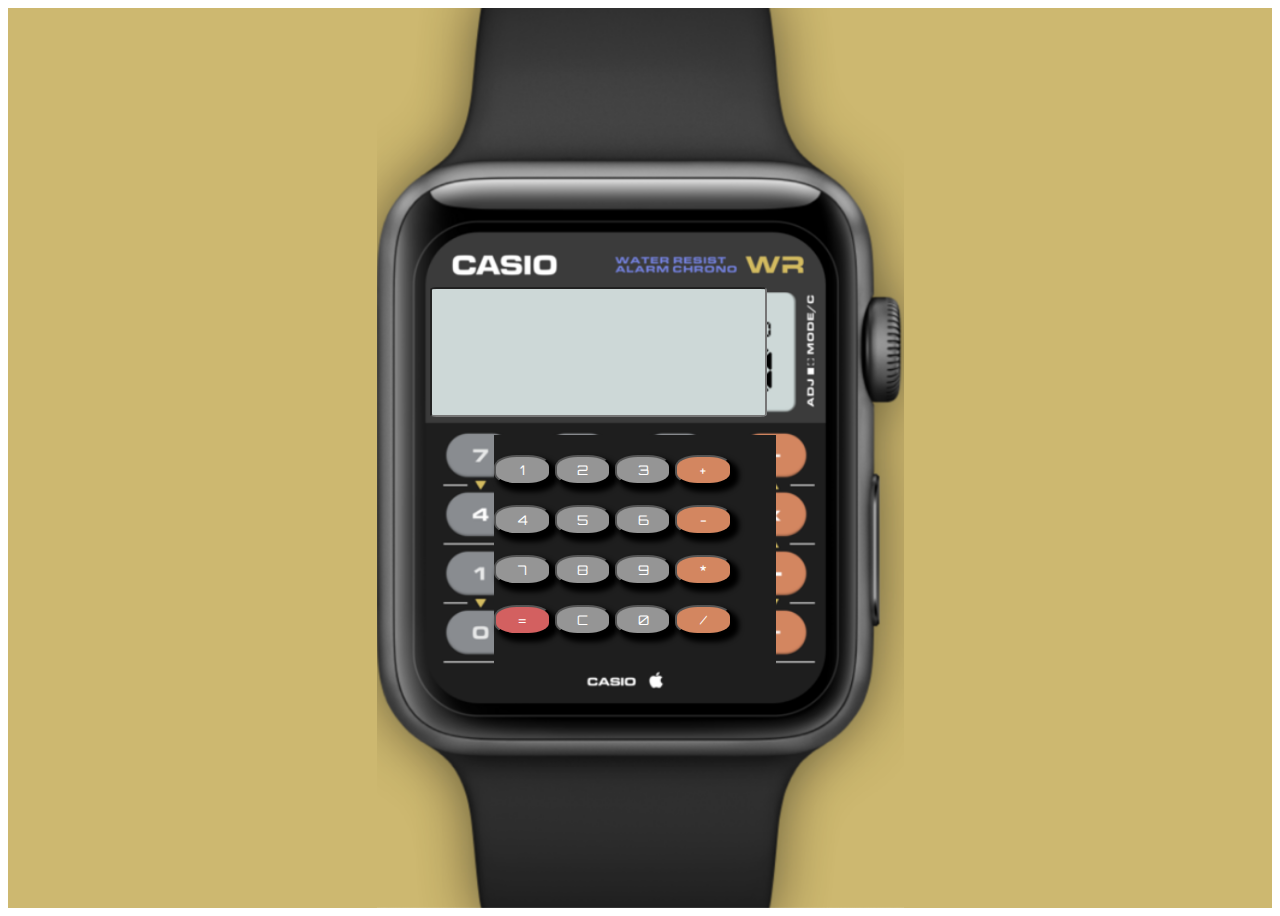
<file: calculadora.html>
<!doctype html>
<html lang="en">
  <head>
    <meta charset="utf-8">
    <meta name="viewport" content="width=device-width, initial-scale=1">
    <title>Calculadora Smart-Casio</title>
    <link href="https://cdn.jsdelivr.net/npm/bootstrap@5.3.1/dist/css/bootstrap.min.css" rel="stylesheet" integrity="sha384-4bw+/aepP/YC94hEpVNVgiZdgIC5+VKNBQNGCHeKRQN+PtmoHDEXuppvnDJzQIu9" crossorigin="anonymous">
    <!-- mi link -->
    <link rel="stylesheet" href="./public/assets/styles/calculator2.css">
     <!-- script de calculator.js -->
     <script type="text/javascript"  src="./js/calculator.js" charset="UTF-8"></script> 
  </head>
  <body>
   <section class="fondo padding1 text-center flex-section">
    <div class="screen-blue">
      <input
      type="text"
      id="screen"
     />
    </div>
    
      <div class="bg-negro">
        
        
        <div>
          <input type="button" value="1"  onclick="addSymbol('1')"/>
          <input type="button" value="2" onclick="addSymbol('2')" />
          <input type="button" value="3" onclick="addSymbol('3')" />
          <input type="button" value="+" onclick="addSymbol('+')" style="background-color: #D38660;"/>
          
        </div>
        
        <div>
          <input type="button" value="4" onclick="addSymbol('4')" />
          <input type="button" value="5" onclick="addSymbol('5')" />
          <input type="button" value="6" onclick="addSymbol('6')" />
          <input type="button" value="-" onclick="addSymbol('-')" style="background-color: #D38660;"/>
        </div>
        
        <div>
          <input type="button" value="7" onclick="addSymbol('7')" />
          <input type="button" value="8" onclick="addSymbol('8')" />
          <input type="button" value="9" onclick="addSymbol('9')" />
          <input type="button" value="*" onclick="addSymbol('*')" style="background-color: #D38660;"/>
        </div>
        
        <div>
          <input type="button" value="=" onclick="calculate()" style="background-color: #d36060;"/>
          <input type="button" value="C" onclick="clearScreen()" />
          <input type="button" value="0" onclick="addSymbol('0')" />
          <input type="button" value="/" onclick="addSymbol('/')" style="background-color: #D38660;"/>
        </div>
      </div>
   </section>












    <script src="https://cdn.jsdelivr.net/npm/bootstrap@5.3.1/dist/js/bootstrap.bundle.min.js" integrity="sha384-HwwvtgBNo3bZJJLYd8oVXjrBZt8cqVSpeBNS5n7C8IVInixGAoxmnlMuBnhbgrkm" crossorigin="anonymous"></script>
  </body>
</html>
</file>
<file: public/assets/styles/calculator2.css>
@import url("https://fonts.googleapis.com/css2?family=Bebas+Neue&family=Dancing+Script:wght@400;500;600;700&family=Handjet&family=Orbitron&family=Oswald:wght@700&family=Roboto+Slab:wght@100;200;300;400;500;600;700;800;900&family=Roboto:ital,wght@0,100;0,300;0,400;0,500;0,700;0,900;1,100;1,300;1,400;1,500;1,700;1,900&display=swap");
.fondo {
  background-image: url("../../assets/images/fondo-final.png");
  background-position: center;
  background-size: contain;
  background-repeat: no-repeat;
  height: 100vh;
  background-color: #CDB870;
}

.padding1 {
  padding: 0vh 33vw;
}

.bg-negro {
  background-color: #1E1E1E;
  margin-left: 5vw;
  width: 22vw;
  height: 26vh;
}
.bg-negro input {
  background-color: #959595;
  border-radius: 40%;
  padding: 5px;
  margin-top: 20px;
  width: 20%;
  color: white;
  font-family: "Orbitron", "sans-serif";
  box-shadow: black 5px 5px 5px 2px;
}

.screen-blue input {
  background-color: #CDD8D7;
  padding: 0vh 3vw;
  margin-top: 31vh;
  margin-bottom: 2vh;
  margin-right: 2vw;
  width: 20vw;
  height: 14vh;
  border-radius: 2%;
  color: #2d3333;
  font-size: 3rem;
  font-family: "Orbitron", "sans-serif";
}

.flex-section {
  display: flex;
  flex-direction: column;
}/*# sourceMappingURL=calculator2.css.map */
</file>
